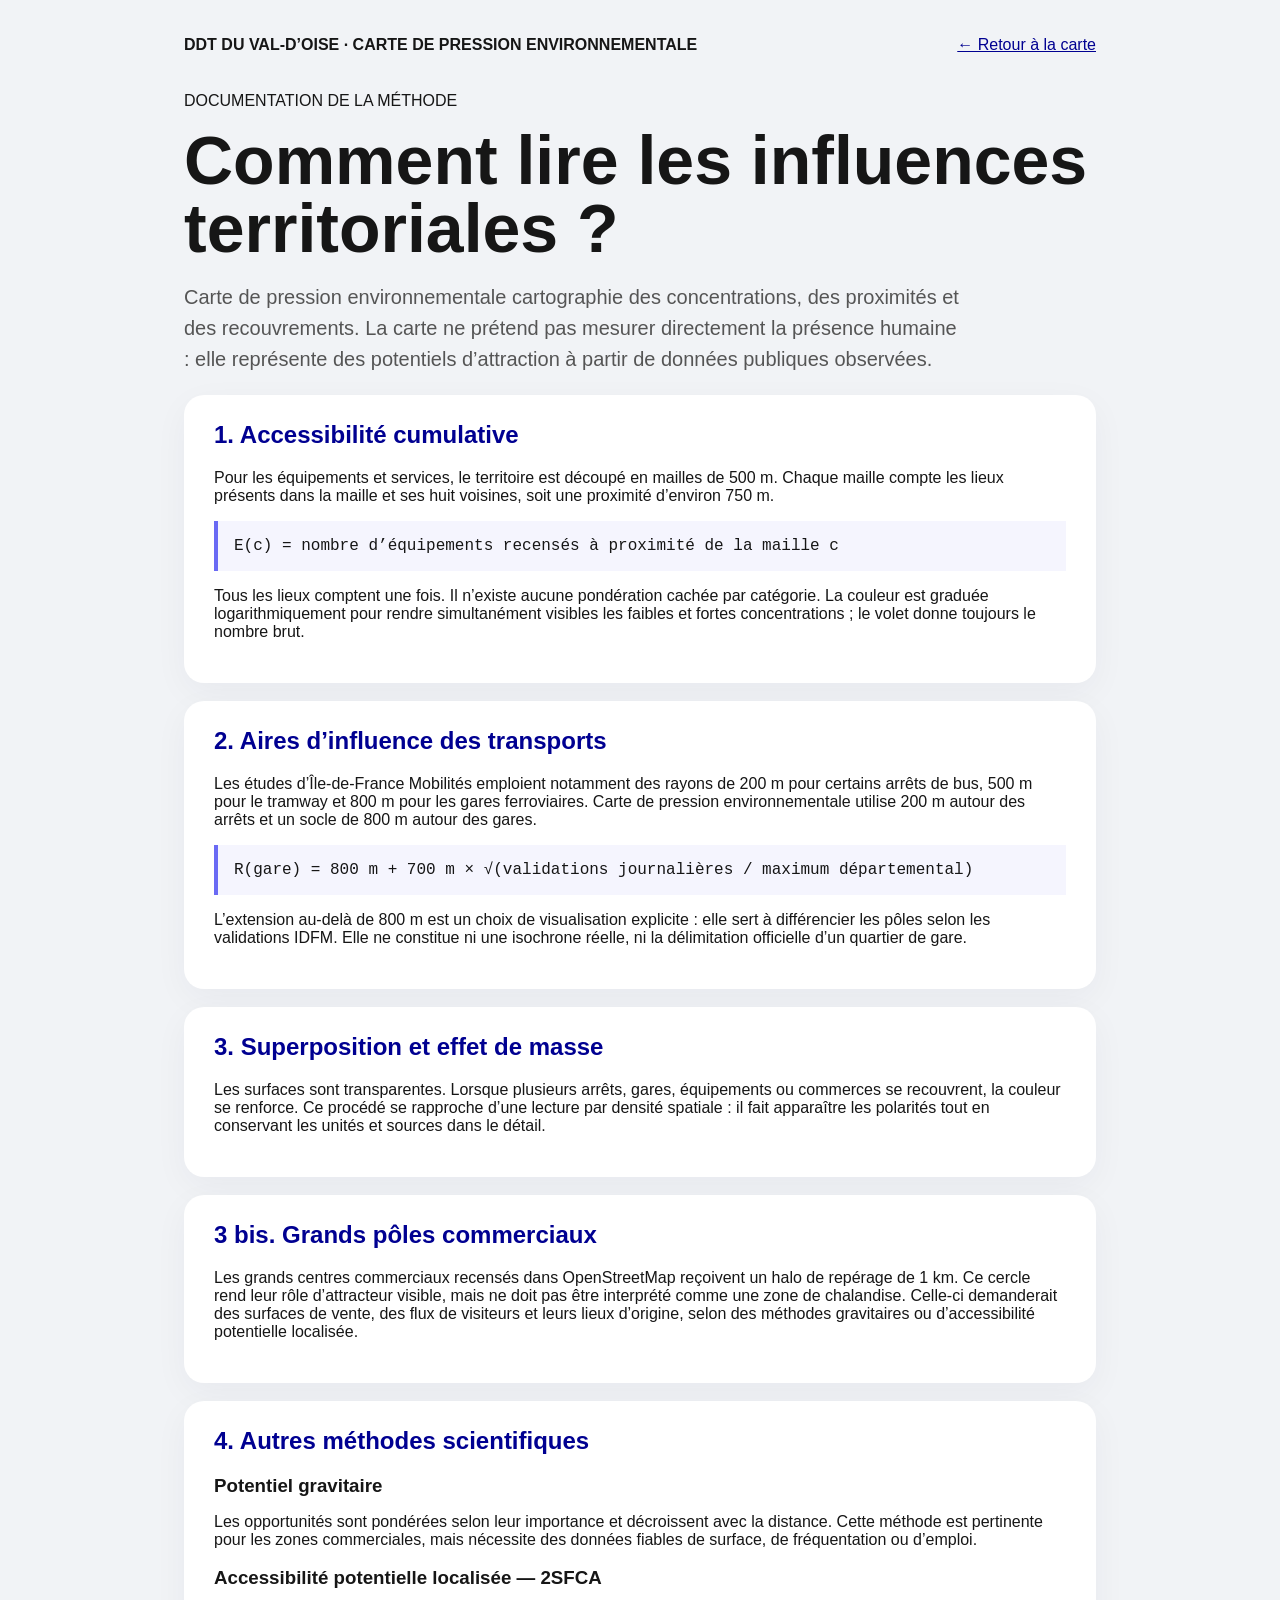
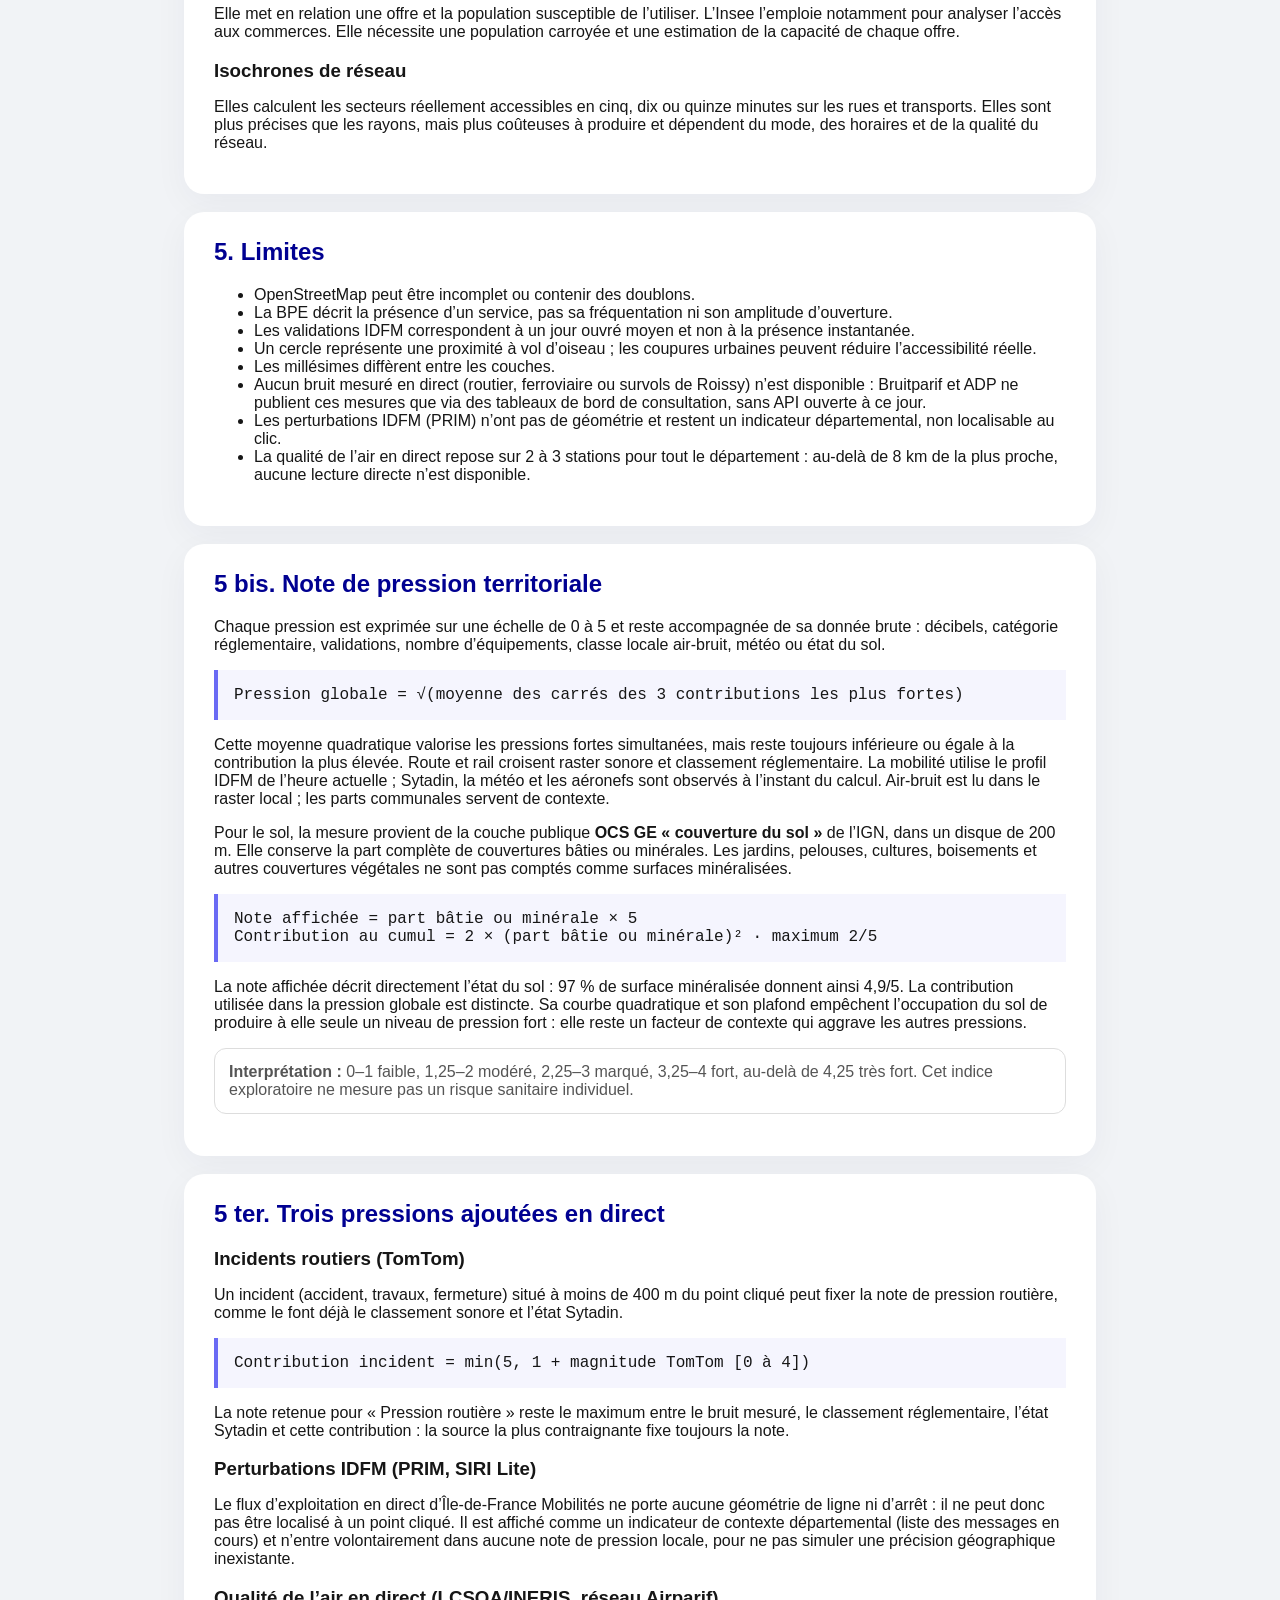
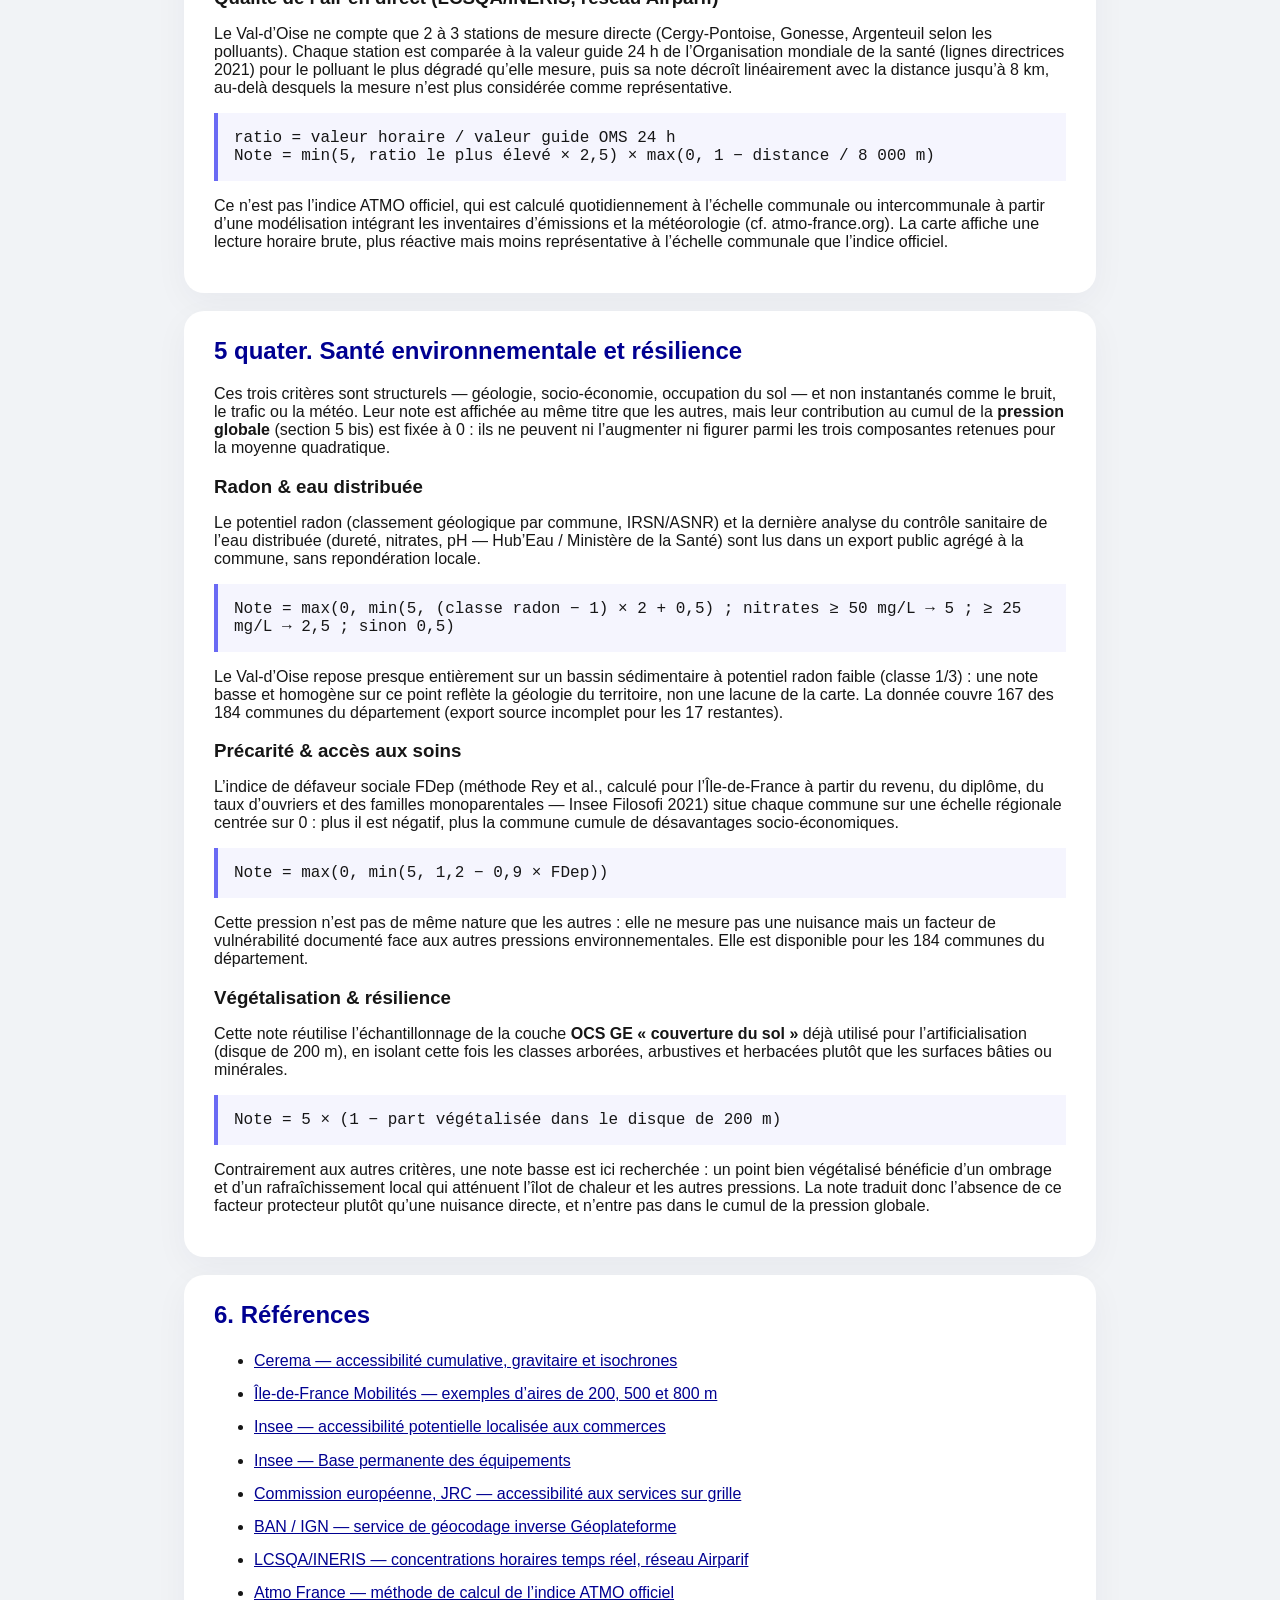
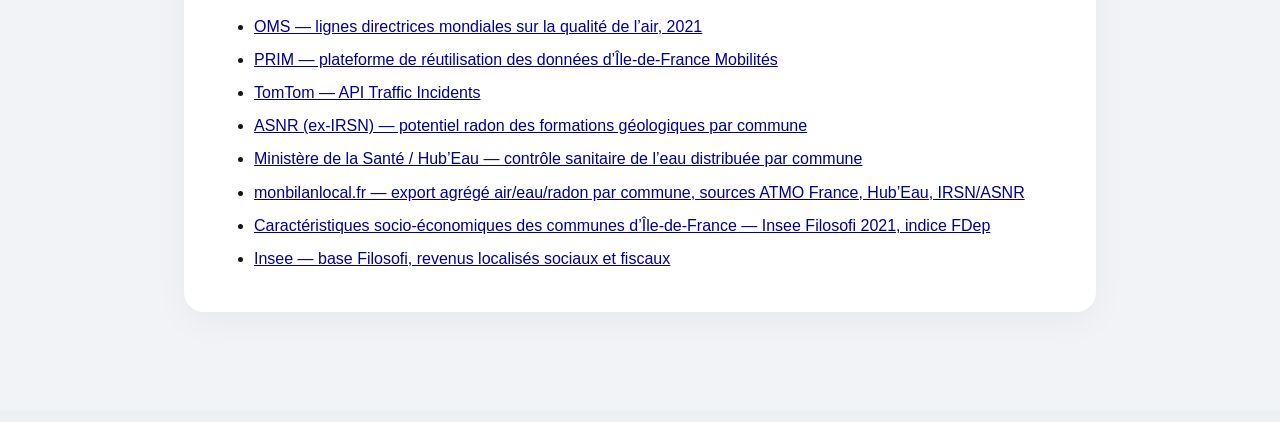
<file: methodologie.html>
<!doctype html>
<html lang="fr" style="height:auto;min-height:100%;overflow:auto"><head><meta charset="utf-8"><meta name="viewport" content="width=device-width,initial-scale=1"><title>Méthode · Carte de pression environnementale</title><link rel="stylesheet" href="css/style.css?v=10"><link rel="stylesheet" href="css/method-fix.css?v=1"><style>
body{margin:0;background:#f1f3f6;color:#161616;font-family:Marianne,Arial,sans-serif}.method{max-width:960px;margin:auto;padding:36px 24px 80px}.method header{display:flex;justify-content:space-between;align-items:center;margin-bottom:38px}.method a{color:#000091}.method h1{font-size:clamp(38px,6vw,68px);line-height:1;margin:12px 0}.method .lead{font-size:20px;line-height:1.55;color:#555;max-width:780px}.method article{background:#fff;border-radius:20px;padding:26px 30px;margin:18px 0;box-shadow:0 10px 35px #1010480b}.method h2{color:#000091;margin-top:0}.method h3{margin-bottom:6px}.formula{background:#f5f5fe;border-left:4px solid #6a6af4;padding:16px;font-family:ui-monospace,monospace;overflow:auto}.note{border:1px solid #ddd;border-radius:12px;padding:14px;color:#555}.sources li{margin:10px 0;line-height:1.45}@media(max-width:640px){.method{padding:24px 14px}.method article{padding:22px 18px}}
</style></head><body><main class="method"><header><strong>DDT DU VAL-D’OISE · CARTE DE PRESSION ENVIRONNEMENTALE</strong><a href="./">← Retour à la carte</a></header><p>DOCUMENTATION DE LA MÉTHODE</p><h1>Comment lire les influences territoriales ?</h1><p class="lead">Carte de pression environnementale cartographie des concentrations, des proximités et des recouvrements. La carte ne prétend pas mesurer directement la présence humaine : elle représente des potentiels d’attraction à partir de données publiques observées.</p>
<article><h2>1. Accessibilité cumulative</h2><p>Pour les équipements et services, le territoire est découpé en mailles de 500 m. Chaque maille compte les lieux présents dans la maille et ses huit voisines, soit une proximité d’environ 750 m.</p><div class="formula">E(c) = nombre d’équipements recensés à proximité de la maille c</div><p>Tous les lieux comptent une fois. Il n’existe aucune pondération cachée par catégorie. La couleur est graduée logarithmiquement pour rendre simultanément visibles les faibles et fortes concentrations ; le volet donne toujours le nombre brut.</p></article>
<article><h2>2. Aires d’influence des transports</h2><p>Les études d’Île-de-France Mobilités emploient notamment des rayons de 200 m pour certains arrêts de bus, 500 m pour le tramway et 800 m pour les gares ferroviaires. Carte de pression environnementale utilise 200 m autour des arrêts et un socle de 800 m autour des gares.</p><div class="formula">R(gare) = 800 m + 700 m × √(validations journalières / maximum départemental)</div><p>L’extension au-delà de 800 m est un choix de visualisation explicite : elle sert à différencier les pôles selon les validations IDFM. Elle ne constitue ni une isochrone réelle, ni la délimitation officielle d’un quartier de gare.</p></article>
<article><h2>3. Superposition et effet de masse</h2><p>Les surfaces sont transparentes. Lorsque plusieurs arrêts, gares, équipements ou commerces se recouvrent, la couleur se renforce. Ce procédé se rapproche d’une lecture par densité spatiale : il fait apparaître les polarités tout en conservant les unités et sources dans le détail.</p></article>
<article><h2>3 bis. Grands pôles commerciaux</h2><p>Les grands centres commerciaux recensés dans OpenStreetMap reçoivent un halo de repérage de 1 km. Ce cercle rend leur rôle d’attracteur visible, mais ne doit pas être interprété comme une zone de chalandise. Celle-ci demanderait des surfaces de vente, des flux de visiteurs et leurs lieux d’origine, selon des méthodes gravitaires ou d’accessibilité potentielle localisée.</p></article>
<article><h2>4. Autres méthodes scientifiques</h2><h3>Potentiel gravitaire</h3><p>Les opportunités sont pondérées selon leur importance et décroissent avec la distance. Cette méthode est pertinente pour les zones commerciales, mais nécessite des données fiables de surface, de fréquentation ou d’emploi.</p><h3>Accessibilité potentielle localisée — 2SFCA</h3><p>Elle met en relation une offre et la population susceptible de l’utiliser. L’Insee l’emploie notamment pour analyser l’accès aux commerces. Elle nécessite une population carroyée et une estimation de la capacité de chaque offre.</p><h3>Isochrones de réseau</h3><p>Elles calculent les secteurs réellement accessibles en cinq, dix ou quinze minutes sur les rues et transports. Elles sont plus précises que les rayons, mais plus coûteuses à produire et dépendent du mode, des horaires et de la qualité du réseau.</p></article>
<article><h2>5. Limites</h2><ul><li>OpenStreetMap peut être incomplet ou contenir des doublons.</li><li>La BPE décrit la présence d’un service, pas sa fréquentation ni son amplitude d’ouverture.</li><li>Les validations IDFM correspondent à un jour ouvré moyen et non à la présence instantanée.</li><li>Un cercle représente une proximité à vol d’oiseau ; les coupures urbaines peuvent réduire l’accessibilité réelle.</li><li>Les millésimes diffèrent entre les couches.</li><li>Aucun bruit mesuré en direct (routier, ferroviaire ou survols de Roissy) n’est disponible : Bruitparif et ADP ne publient ces mesures que via des tableaux de bord de consultation, sans API ouverte à ce jour.</li><li>Les perturbations IDFM (PRIM) n’ont pas de géométrie et restent un indicateur départemental, non localisable au clic.</li><li>La qualité de l’air en direct repose sur 2 à 3 stations pour tout le département : au-delà de 8 km de la plus proche, aucune lecture directe n’est disponible.</li></ul></article>
<article><h2>5 bis. Note de pression territoriale</h2><p>Chaque pression est exprimée sur une échelle de 0 à 5 et reste accompagnée de sa donnée brute : décibels, catégorie réglementaire, validations, nombre d’équipements, classe locale air-bruit, météo ou état du sol.</p><div class="formula">Pression globale = √(moyenne des carrés des 3 contributions les plus fortes)</div><p>Cette moyenne quadratique valorise les pressions fortes simultanées, mais reste toujours inférieure ou égale à la contribution la plus élevée. Route et rail croisent raster sonore et classement réglementaire. La mobilité utilise le profil IDFM de l’heure actuelle ; Sytadin, la météo et les aéronefs sont observés à l’instant du calcul. Air-bruit est lu dans le raster local ; les parts communales servent de contexte.</p><p>Pour le sol, la mesure provient de la couche publique <strong>OCS GE « couverture du sol »</strong> de l’IGN, dans un disque de 200 m. Elle conserve la part complète de couvertures bâties ou minérales. Les jardins, pelouses, cultures, boisements et autres couvertures végétales ne sont pas comptés comme surfaces minéralisées.</p><div class="formula">Note affichée = part bâtie ou minérale × 5<br>Contribution au cumul = 2 × (part bâtie ou minérale)² · maximum 2/5</div><p>La note affichée décrit directement l’état du sol : 97 % de surface minéralisée donnent ainsi 4,9/5. La contribution utilisée dans la pression globale est distincte. Sa courbe quadratique et son plafond empêchent l’occupation du sol de produire à elle seule un niveau de pression fort : elle reste un facteur de contexte qui aggrave les autres pressions.</p><p class="note"><strong>Interprétation :</strong> 0–1 faible, 1,25–2 modéré, 2,25–3 marqué, 3,25–4 fort, au-delà de 4,25 très fort. Cet indice exploratoire ne mesure pas un risque sanitaire individuel.</p></article>
<article><h2>5 ter. Trois pressions ajoutées en direct</h2><h3>Incidents routiers (TomTom)</h3><p>Un incident (accident, travaux, fermeture) situé à moins de 400 m du point cliqué peut fixer la note de pression routière, comme le font déjà le classement sonore et l’état Sytadin.</p><div class="formula">Contribution incident = min(5, 1 + magnitude TomTom [0 à 4])</div><p>La note retenue pour « Pression routière » reste le maximum entre le bruit mesuré, le classement réglementaire, l’état Sytadin et cette contribution : la source la plus contraignante fixe toujours la note.</p><h3>Perturbations IDFM (PRIM, SIRI Lite)</h3><p>Le flux d’exploitation en direct d’Île-de-France Mobilités ne porte aucune géométrie de ligne ni d’arrêt : il ne peut donc pas être localisé à un point cliqué. Il est affiché comme un indicateur de contexte départemental (liste des messages en cours) et n’entre volontairement dans aucune note de pression locale, pour ne pas simuler une précision géographique inexistante.</p><h3>Qualité de l’air en direct (LCSQA/INERIS, réseau Airparif)</h3><p>Le Val-d’Oise ne compte que 2 à 3 stations de mesure directe (Cergy-Pontoise, Gonesse, Argenteuil selon les polluants). Chaque station est comparée à la valeur guide 24 h de l’Organisation mondiale de la santé (lignes directrices 2021) pour le polluant le plus dégradé qu’elle mesure, puis sa note décroît linéairement avec la distance jusqu’à 8 km, au-delà desquels la mesure n’est plus considérée comme représentative.</p><div class="formula">ratio = valeur horaire / valeur guide OMS 24 h<br>Note = min(5, ratio le plus élevé × 2,5) × max(0, 1 − distance / 8 000 m)</div><p>Ce n’est pas l’indice ATMO officiel, qui est calculé quotidiennement à l’échelle communale ou intercommunale à partir d’une modélisation intégrant les inventaires d’émissions et la météorologie (cf. atmo-france.org). La carte affiche une lecture horaire brute, plus réactive mais moins représentative à l’échelle communale que l’indice officiel.</p></article>
<article><h2>5 quater. Santé environnementale et résilience</h2><p>Ces trois critères sont structurels — géologie, socio-économie, occupation du sol — et non instantanés comme le bruit, le trafic ou la météo. Leur note est affichée au même titre que les autres, mais leur contribution au cumul de la <strong>pression globale</strong> (section 5 bis) est fixée à 0 : ils ne peuvent ni l’augmenter ni figurer parmi les trois composantes retenues pour la moyenne quadratique.</p><h3>Radon &amp; eau distribuée</h3><p>Le potentiel radon (classement géologique par commune, IRSN/ASNR) et la dernière analyse du contrôle sanitaire de l’eau distribuée (dureté, nitrates, pH — Hub’Eau / Ministère de la Santé) sont lus dans un export public agrégé à la commune, sans repondération locale.</p><div class="formula">Note = max(0, min(5, (classe radon − 1) × 2 + 0,5) ; nitrates ≥ 50 mg/L → 5 ; ≥ 25 mg/L → 2,5 ; sinon 0,5)</div><p>Le Val-d’Oise repose presque entièrement sur un bassin sédimentaire à potentiel radon faible (classe 1/3) : une note basse et homogène sur ce point reflète la géologie du territoire, non une lacune de la carte. La donnée couvre 167 des 184 communes du département (export source incomplet pour les 17 restantes).</p><h3>Précarité &amp; accès aux soins</h3><p>L’indice de défaveur sociale FDep (méthode Rey et al., calculé pour l’Île-de-France à partir du revenu, du diplôme, du taux d’ouvriers et des familles monoparentales — Insee Filosofi 2021) situe chaque commune sur une échelle régionale centrée sur 0 : plus il est négatif, plus la commune cumule de désavantages socio-économiques.</p><div class="formula">Note = max(0, min(5, 1,2 − 0,9 × FDep))</div><p>Cette pression n’est pas de même nature que les autres : elle ne mesure pas une nuisance mais un facteur de vulnérabilité documenté face aux autres pressions environnementales. Elle est disponible pour les 184 communes du département.</p><h3>Végétalisation &amp; résilience</h3><p>Cette note réutilise l’échantillonnage de la couche <strong>OCS GE « couverture du sol »</strong> déjà utilisé pour l’artificialisation (disque de 200 m), en isolant cette fois les classes arborées, arbustives et herbacées plutôt que les surfaces bâties ou minérales.</p><div class="formula">Note = 5 × (1 − part végétalisée dans le disque de 200 m)</div><p>Contrairement aux autres critères, une note basse est ici recherchée : un point bien végétalisé bénéficie d’un ombrage et d’un rafraîchissement local qui atténuent l’îlot de chaleur et les autres pressions. La note traduit donc l’absence de ce facteur protecteur plutôt qu’une nuisance directe, et n’entre pas dans le cumul de la pression globale.</p></article>
<article class="sources"><h2>6. Références</h2><ul><li><a href="https://capamob.cerema.fr/territoire/accessibilite-du-territoire">Cerema — accessibilité cumulative, gravitaire et isochrones</a></li><li><a href="https://www.iledefrance-mobilites.fr/medias/portail-idfm-projets/c343f959-cc5d-44c6-b5f6-a499f7fe2b69_G4.pdf">Île-de-France Mobilités — exemples d’aires de 200, 500 et 800 m</a></li><li><a href="https://www.insee.fr/fr/statistiques/4986837">Insee — accessibilité potentielle localisée aux commerces</a></li><li><a href="https://www.insee.fr/fr/metadonnees/source/serie/s1161">Insee — Base permanente des équipements</a></li><li><a href="https://publications.jrc.ec.europa.eu/repository/bitstream/JRC124457/JRC124457_01.pdf">Commission européenne, JRC — accessibilité aux services sur grille</a></li><li><a href="https://adresse.data.gouv.fr/outils/api-doc/adresse">BAN / IGN — service de géocodage inverse Géoplateforme</a></li><li><a href="https://www.data.gouv.fr/datasets/donnees-temps-reel-de-mesure-des-concentrations-de-polluants-atmospheriques-reglementes-1">LCSQA/INERIS — concentrations horaires temps réel, réseau Airparif</a></li><li><a href="https://www.atmo-france.org/article/lindice-atmo">Atmo France — méthode de calcul de l’indice ATMO officiel</a></li><li><a href="https://www.who.int/fr/publications/i/item/9789240034228">OMS — lignes directrices mondiales sur la qualité de l’air, 2021</a></li><li><a href="https://prim.iledefrance-mobilites.fr">PRIM — plateforme de réutilisation des données d’Île-de-France Mobilités</a></li><li><a href="https://developer.tomtom.com/traffic-api/documentation/traffic-incidents/traffic-incidents">TomTom — API Traffic Incidents</a></li><li><a href="https://www.data.gouv.fr/datasets/connaitre-le-potentiel-radon-de-ma-commune">ASNR (ex-IRSN) — potentiel radon des formations géologiques par commune</a></li><li><a href="https://www.data.gouv.fr/datasets/resultats-du-controle-sanitaire-de-leau-distribuee-commune-par-commune">Ministère de la Santé / Hub’Eau — contrôle sanitaire de l’eau distribuée par commune</a></li><li><a href="https://www.data.gouv.fr/datasets/qualite-de-lair-de-leau-et-potentiel-radon-par-commune-francaise">monbilanlocal.fr — export agrégé air/eau/radon par commune, sources ATMO France, Hub’Eau, IRSN/ASNR</a></li><li><a href="https://www.data.gouv.fr/datasets/caracteristiques-socio-economiques-des-communes-dile-de-france">Caractéristiques socio-économiques des communes d’Île-de-France — Insee Filosofi 2021, indice FDep</a></li><li><a href="https://www.insee.fr/fr/statistiques/6537220">Insee — base Filosofi, revenus localisés sociaux et fiscaux</a></li></ul></article>
</main><script>document.title="Méthode · Carte de pression environnementale"</script></body></html>
</file>
<file: css/style.css>
@font-face{font-family:Marianne;src:url(https://ddt95.github.io/atlas-territorial-95/fonts/Marianne-Regular.woff2)}@font-face{font-family:Marianne;src:url(https://ddt95.github.io/atlas-territorial-95/fonts/Marianne-Bold.woff2);font-weight:700}:root{--ink:#17202b;--muted:#637083;--line:#dfe5eb;--blue:#000091;--navy:#070047;--cyan:#00a7b5;--orange:#e56b2f}*{box-sizing:border-box}html,body{margin:0;height:100%;overflow:hidden;font-family:Marianne,Arial,sans-serif;color:var(--ink);background:#eef1f4}.topbar{height:102px;margin:10px 10px 0;padding:11px 18px;display:flex;align-items:center;gap:20px;background:#fff;border:1px solid var(--line);border-radius:18px;box-shadow:0 5px 24px #17202b10;position:relative;z-index:1001}.brand-logo-link{padding-right:18px;border-right:1px solid var(--line)}.brand-logo{width:118px;height:72px;object-fit:contain}.title-block{flex:1}.eyebrow,.detail-tag{color:var(--blue);font-size:10px;font-weight:800;letter-spacing:.1em}.title-block h1{margin:5px 0 3px;font-size:25px}.title-block p{margin:0;color:var(--muted);font-size:12px}.livebox{display:flex;align-items:center;gap:12px;padding:12px 16px;background:#f3f6ff;border:1px solid #dbe2ff;border-radius:14px;text-align:left}.livebox strong,.livebox small{display:block}.livebox small{margin-top:3px;color:var(--muted);font-size:9px}.fresh-dot,.pulse{display:inline-block;width:9px;height:9px;border-radius:50%;background:#2d9d68;box-shadow:0 0 0 4px #d9f1e5}.workspace{display:grid;grid-template-columns:350px minmax(0,1fr);gap:10px;height:calc(100vh - 122px);padding:10px}.sidebar{height:100%;overflow-y:auto;background:#fff;border:1px solid var(--line);border-radius:18px;box-shadow:0 5px 24px #17202b12;z-index:800}.sidebar-intro{padding:18px 18px 8px}.sidebar-intro h2{margin:7px 0;font-size:21px}.sidebar-intro p{margin:0;color:var(--muted);font-size:11px;line-height:1.45}.search-box{display:block;padding:0 18px}.search-box>span,.layer-group>span{display:block;margin:12px 0 7px;color:var(--blue);font-size:9px;font-weight:800;letter-spacing:.08em}.search-box div{display:flex}.search-box input{min-width:0;flex:1;padding:10px;border:1px solid #ccd5df;border-radius:10px 0 0 10px}.search-box button{width:42px;border:0;border-radius:0 10px 10px 0;background:var(--navy);color:#fff;font-size:18px}.search-results{margin:0 18px;max-height:180px;overflow:auto;border:1px solid var(--line)}.search-results button{display:block;width:100%;padding:8px;border:0;background:#fff;text-align:left}.quick-actions{display:grid;grid-template-columns:1fr 1fr 1fr;gap:6px;padding:0 18px;margin:9px 0 12px}.quick-actions button,.sources-inline{padding:9px 4px;border:1px solid #ccd5df;border-radius:10px;background:#fff;color:var(--blue);font-size:9px}.quick-actions button:last-child{background:var(--blue);color:#fff}.layer-group{padding:2px 14px 12px;border-top:1px solid var(--line)}.layer-group>span{margin-left:6px}.layer-cards{display:grid;gap:7px}.layer-card,.direct-card{display:grid;grid-template-columns:34px minmax(0,1fr) 38px;gap:10px;align-items:center;width:100%;padding:10px 12px;border:1px solid #e0e6eb;border-radius:14px;background:#fff;text-align:left;color:var(--ink);text-decoration:none}.layer-card.active{background:#f5f7f8;border-color:var(--blue)}.layer-card b,.layer-card small,.direct-card b,.direct-card small{display:block}.layer-card b,.direct-card b{font-size:11.5px}.layer-card small,.direct-card small{margin-top:2px;color:var(--muted);font-size:9px;line-height:1.25}.layer-swatch{width:26px;height:26px;border-radius:8px}.layer-switch{position:relative;width:34px;height:20px;border-radius:99px;background:#c4d0d8}.layer-switch:after{content:"";position:absolute;left:3px;top:3px;width:14px;height:14px;border-radius:50%;background:#fff}.active .layer-switch{background:var(--blue)}.active .layer-switch:after{transform:translateX(14px)}.direct-card{grid-template-columns:34px 1fr;background:#f8fafb}.live-pulse{width:13px;height:13px;margin-left:7px;border-radius:50%;background:#2e9d68;box-shadow:0 0 0 5px #d9f1e5}.air-dot{background:#7356a8;box-shadow:0 0 0 5px #e8e0f5}.noise-road{background:linear-gradient(135deg,#57abd2,#ffe05b,#ab202f)}.road{background:linear-gradient(135deg,#ffe1d6,#c2473e)}.noise-rail{background:linear-gradient(135deg,#d9caf3,#70449b)}.rail{background:repeating-linear-gradient(135deg,#65448f 0 4px,#fff 4px 7px)}.plane{background:#365b83}.air{background:linear-gradient(135deg,#edf0f4,#9d597f,#612a4c)}.commune{border:2px solid #263b57;background:#fff}.sources-inline{margin:4px 14px;width:calc(100% - 28%)}.sidebar-footer{display:flex;align-items:center;gap:12px;margin:14px;padding:14px 0;border-top:1px solid var(--line)}.sidebar-footer strong,.sidebar-footer small{display:block;font-size:9px}.sidebar-footer small{color:var(--muted)}.map-shell{position:relative;overflow:hidden;border:1px solid var(--line);border-radius:18px;box-shadow:0 5px 24px #17202b12}.map-shell,#map{height:100%}.noise-legend{position:absolute;right:18px;top:18px;z-index:500;width:235px;padding:13px 15px;border:1px solid #fff;border-radius:14px;background:#fffffff2;box-shadow:0 8px 30px #0f172a20}.noise-legend strong{display:block;margin-bottom:8px;color:var(--blue);font-size:11px}.noise-legend span{display:flex;align-items:center;gap:8px;margin-top:6px;color:#49566a;font-size:9.5px}.noise-legend i{display:inline-block;width:28px}.road-line{height:4px;background:#c2473e}.rail-line{height:4px;background:repeating-linear-gradient(90deg,#65448f 0 7px,transparent 7px 10px)}.plane-dot{width:10px!important;height:10px;border-radius:50%;background:#365b83}.noise-ramp,.air-ramp{height:8px;border-radius:99px;background:linear-gradient(90deg,#57abd2,#ffe05b,#ab202f)}.air-ramp{background:linear-gradient(90deg,#edf0f4,#9d597f,#612a4c)}.map-note{position:absolute;left:18px;bottom:18px;z-index:500;display:flex;align-items:center;gap:9px;padding:10px 14px;border-radius:12px;background:#fff;box-shadow:0 8px 30px #0f172a20;font-size:10px}.detail-panel{position:absolute;right:10px;top:122px;z-index:900;width:370px;height:calc(100vh - 132px);padding:28px;overflow:auto;background:#fff;border-radius:18px;box-shadow:-8px 0 30px #18202b22;transform:translateX(110%);transition:.25s}.detail-panel.open{transform:none}.close-btn,.dialog-close{position:absolute;right:14px;top:12px;border:0;background:transparent;font-size:25px}.detail-panel h2{font-size:24px}.profile-link{display:block;margin-top:18px;padding:11px;border-radius:10px;background:var(--blue);color:#fff;text-align:center;text-decoration:none}.kpi-grid{display:grid;grid-template-columns:1fr 1fr;gap:10px}.kpi-tile{padding:11px;border-top:3px solid var(--cyan);border-radius:7px;background:#f6f9fa}.kpi-tile.warn{border-top-color:var(--orange)}.kpi-tile small,.kpi-tile em{display:block;color:var(--muted);font-size:9px;font-style:normal}.kpi-tile strong{display:block;margin-top:5px;color:var(--blue);font-size:18px}.flag-note{padding:10px;border:1px solid #ffe3a3;border-radius:10px;background:#fff6e6;font-size:10px;line-height:1.45}.plane-marker{display:grid;place-items:center;width:24px;height:24px;border-radius:50%;background:#fff;color:#365b83;font-size:17px;box-shadow:0 2px 8px #0003}.dialog{position:relative;width:min(760px,calc(100% - 30px));max-height:calc(100% - 40px);padding:0;border:0;border-radius:16px;box-shadow:0 20px 80px #0005}.dialog::backdrop{background:#17202b99}.dialog-header,.dialog-body{padding:28px}.dialog-header{background:#f3f6ff}.dialog-body{line-height:1.55;color:#3d4857}.source-cards{display:grid;grid-template-columns:1fr 1fr;gap:12px}.source-cards>div{padding:15px;background:#f5f6f8;border-radius:10px}.synthesis-dialog{width:min(1180px,calc(100% - 56px));padding:30px;background:#f7f8fa}.synthesis-dashboard{display:grid;grid-template-columns:repeat(12,minmax(0,1fr));gap:12px}.synthesis-dashboard-head,.synthesis-dashboard-kpis{grid-column:1/-1}.synthesis-dashboard-kpis{display:grid;grid-template-columns:repeat(5,1fr);gap:10px}.synthesis-viz{grid-column:span 4;padding:18px;border:1px solid var(--line);border-radius:12px;background:#fff}.synthesis-insights{grid-column:span 4;padding:20px;border-left:5px solid var(--blue);border-radius:12px;background:#eef3ff}.synthesis-insights p{font-size:10px;line-height:1.45}.synthesis-bar-row{margin-top:13px}.synthesis-bar-row>div:first-child{display:flex;justify-content:space-between;font-size:10px}.synthesis-bar-track{height:9px;margin-top:6px;border-radius:99px;background:#edf1f5;overflow:hidden}.synthesis-bar-track i{display:block;width:var(--bar-width);height:100%;background:var(--bar-color)}.mobile-layers{display:none}@media(max-width:780px){.topbar{height:92px;margin:6px}.brand-logo{width:80px}.title-block h1{font-size:17px}.title-block p,.title-block .eyebrow,.livebox{display:none}.workspace{display:block;height:calc(100vh - 104px);padding:6px}.sidebar{position:absolute;z-index:1000;width:min(350px,90vw);height:calc(100vh - 104px);transform:translateX(-110%);transition:.25s}.sidebar.open{transform:none}.mobile-layers{display:block}.detail-panel{top:104px;right:6px;height:calc(100vh - 110px);width:min(370px,95vw)}.synthesis-dashboard-kpis{grid-template-columns:1fr 1fr}.synthesis-viz,.synthesis-insights{grid-column:1/-1}}
</file>
<file: css/method-fix.css>
html,body{height:auto!important;min-height:100%!important;overflow:auto!important}
</file>
